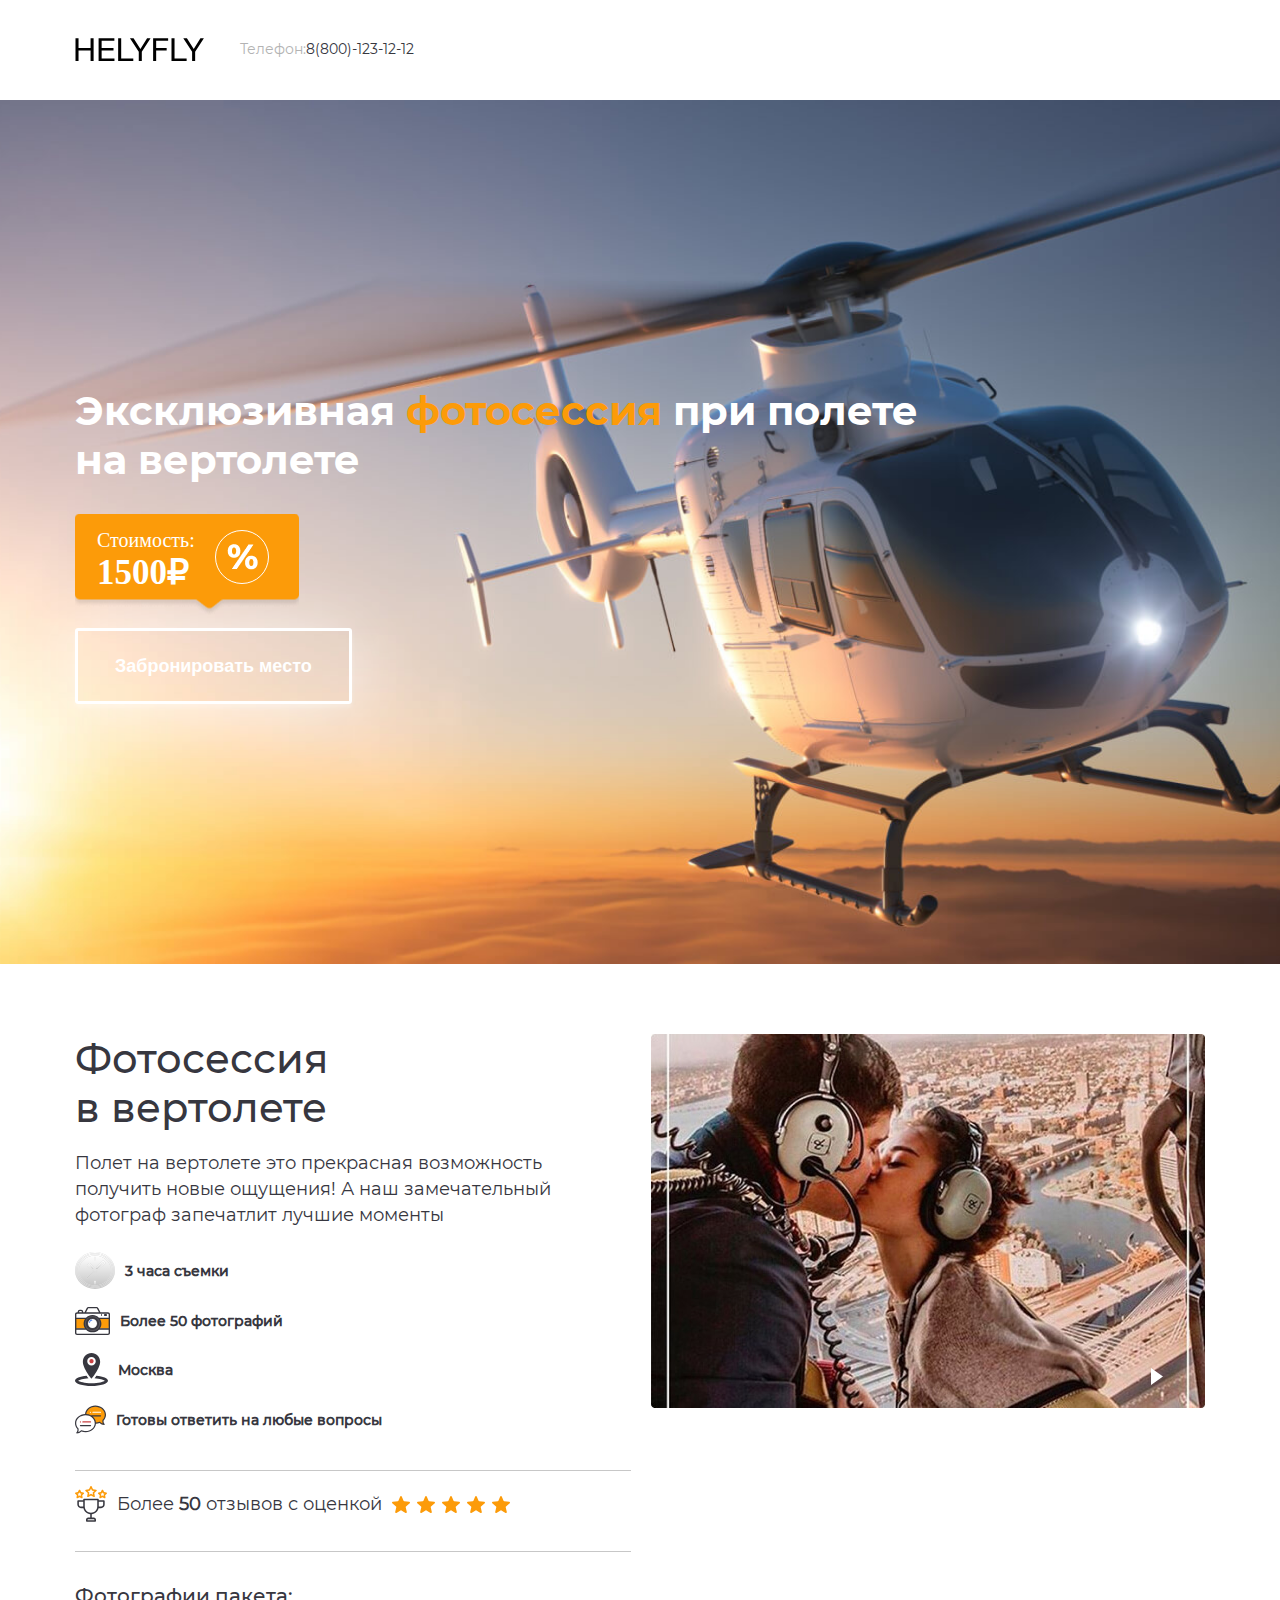
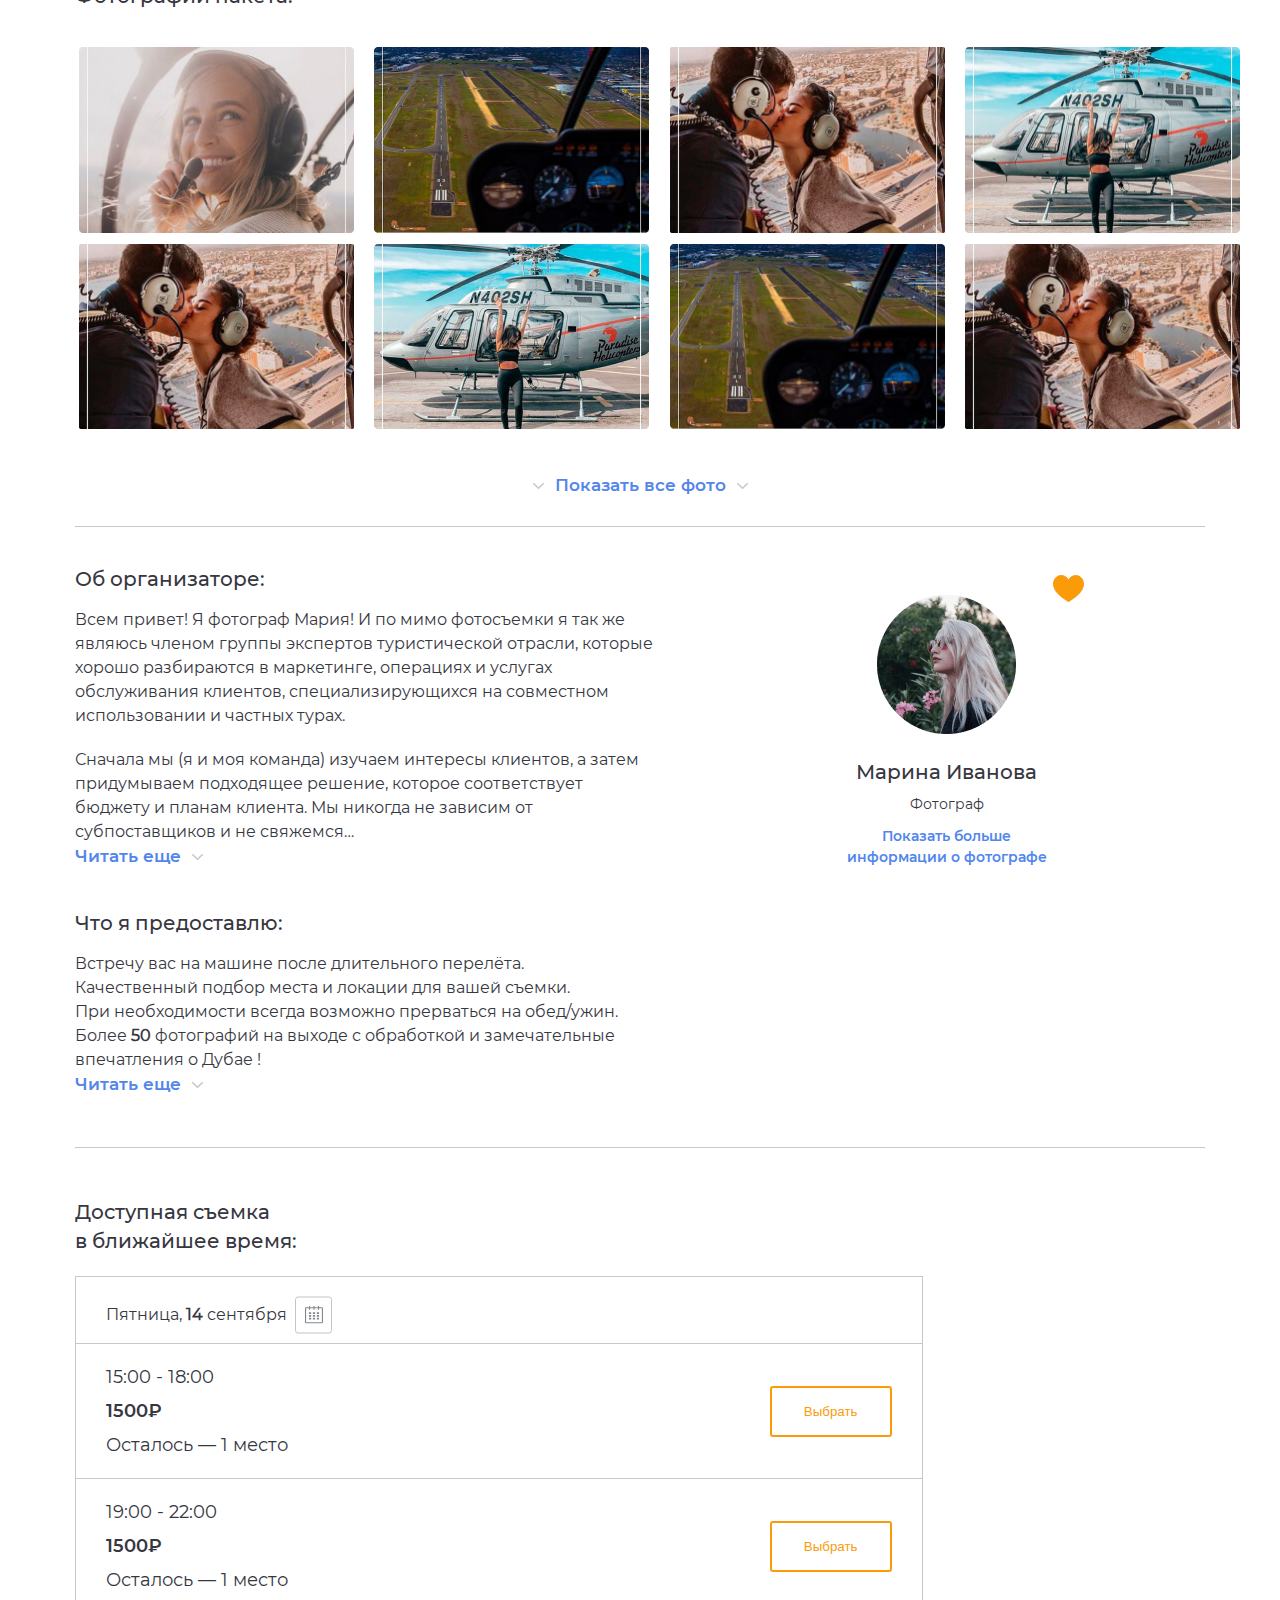
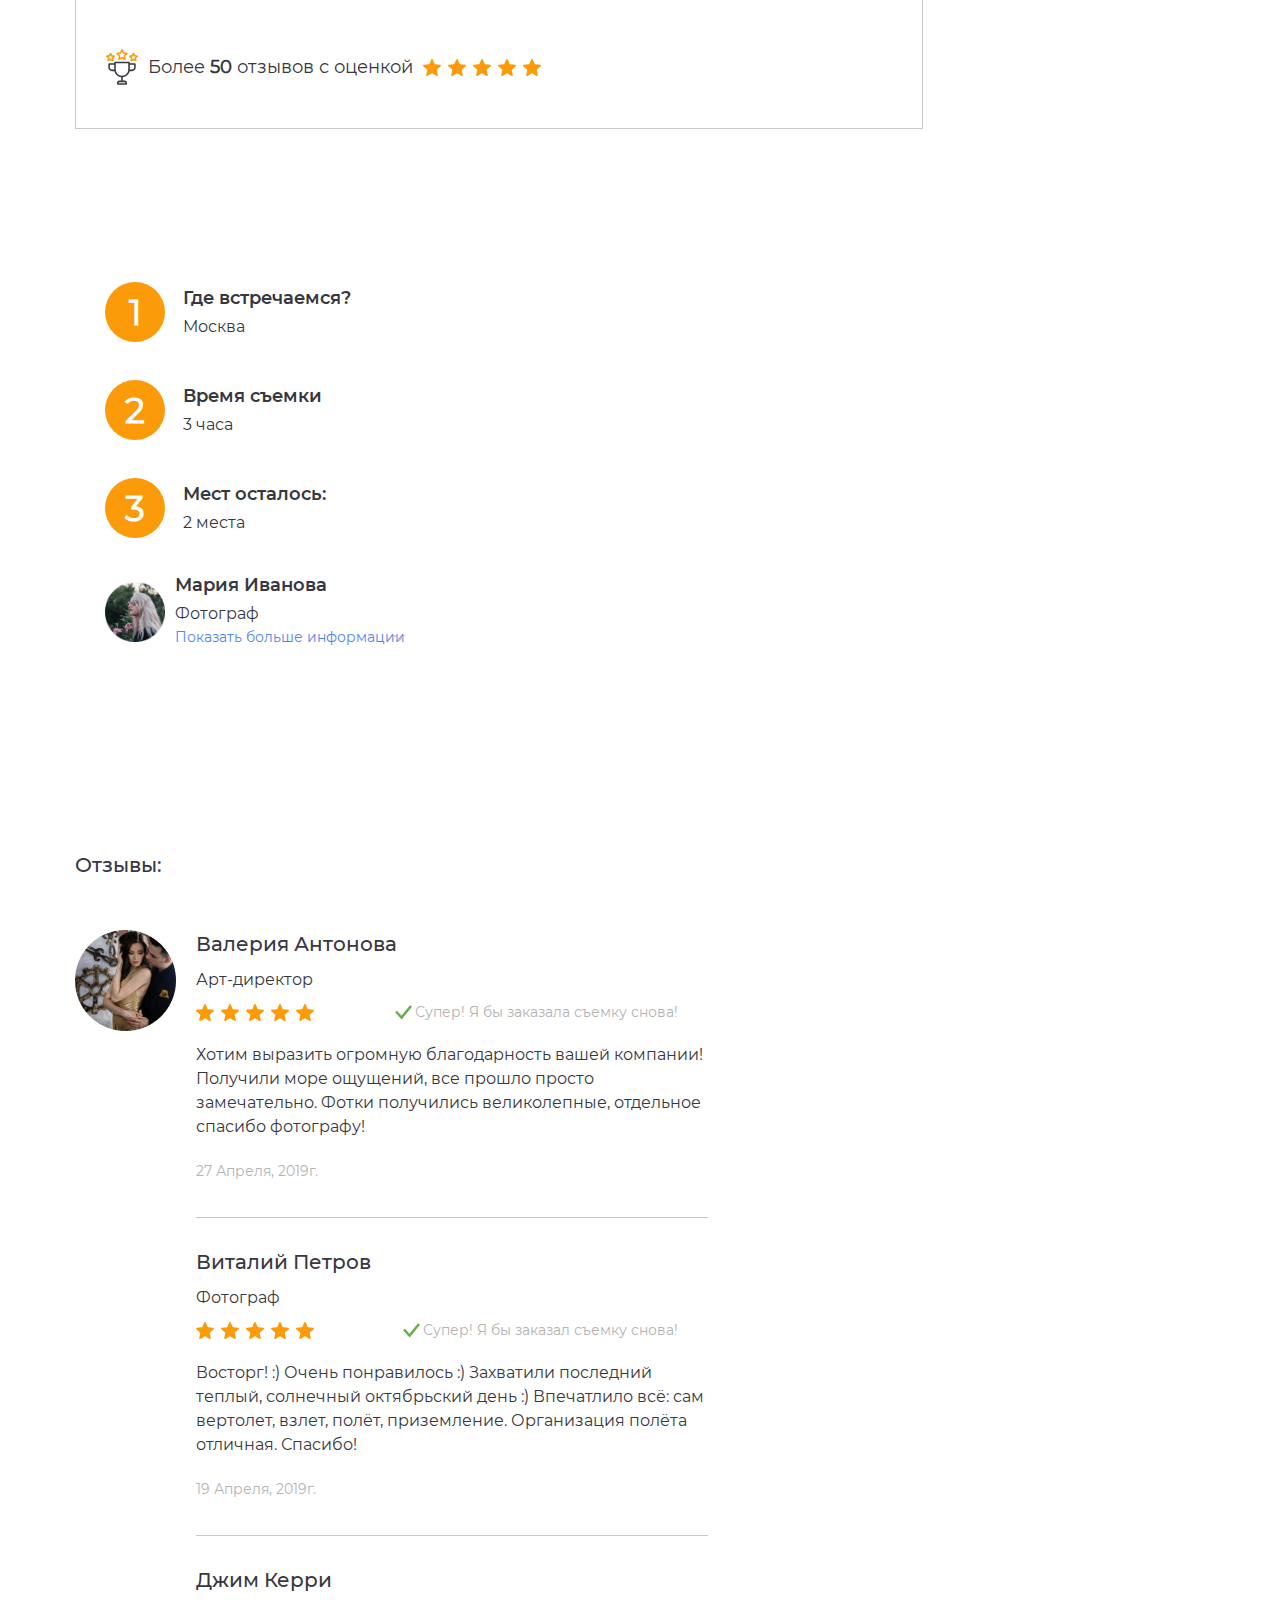
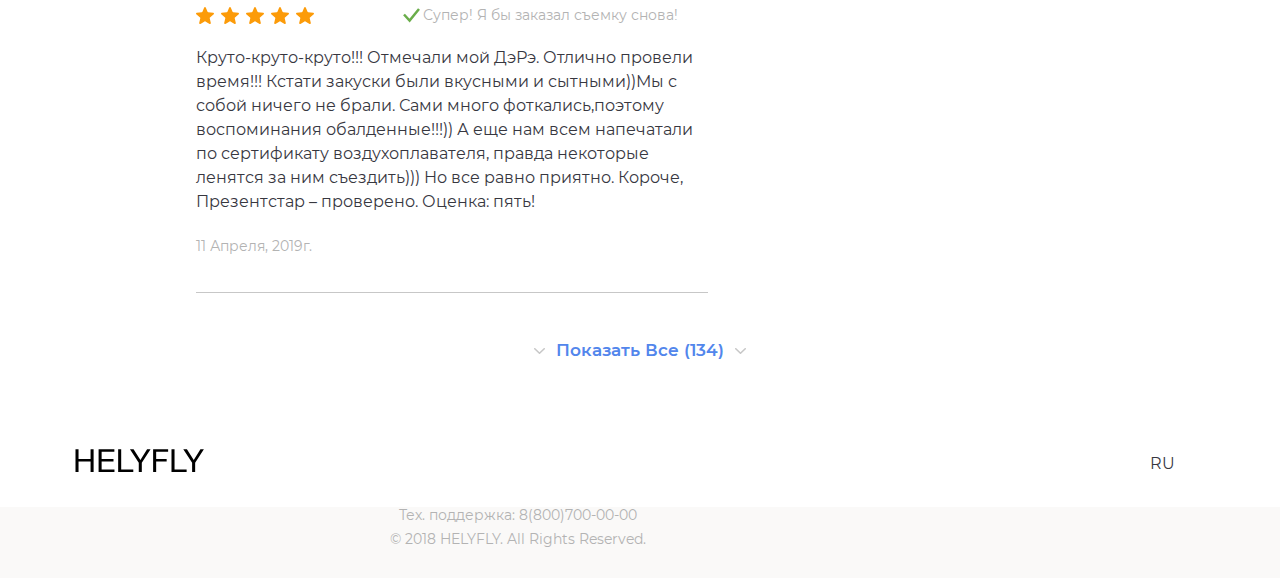
<file: index.html>
<!DOCTYPE html>
<html lang="ru-RU">
  <head>
    <meta charset="utf-8">
    <title>Helyfly</title>
    <meta name="description" content="">
    <meta http-equiv="X-UA-Compatible" content="IE=edge">
    <meta name="viewport" content="width=device-width, initial-scale=1, maximum-scale=1"><!-- Template Basic Images Start -->
    <meta property="og:image" content="path/to/image.jpg">
    <link rel="icon" href="img/favicon/favicon.ico">
    <link rel="apple-touch-icon" sizes="180x180" href="img/apple-touch-icon.png">
    <link rel="icon" type="image/png" sizes="32x32" href="img/favicon-32x32.png">
    <link rel="icon" type="image/png" sizes="16x16" href="img/favicon-16x16.png"><!-- Template Basic Images End -->
    <link rel="stylesheet" href="css/main.min.css">
  </head>
  <body> 
    <header>
      <div class="wrapper">
        <div class="header__content">
          <div class="logotype"> <img src="img/logotype.svg" alt="logo"></div>
          <div class="header__telephone"><span>Телефон:</span><a href="#">8(800)-123-12-12</a></div>
          <div class="header__city">Москва</div>
          <div class="header__login"><a href="#"><img src="img/icons/person__icon.png" alt="login"></a></div>
        </div>
      </div>
    </header>
    <section class="banner">
      <div class="wrapper">
        <div class="banner__content">
          <div class="banner__headline h1">  Эксклюзивная <span class="orange">фотосессия</span> при полете на вертолете</div>
          <div class="banner__cost">
            <div class="cost__text">Стоимость: </div>
            <div class="cost__price">1500₽</div>
          </div>
          <div class="banner__button button"> 
            <button id="openForm"> Забронировать место</button>
          </div>
        </div>
        <div class="banner__form" id="bannerForm">
          <div class="form__content">
            <div class="form__wrapper">
              <div class="form__close" id="closeForm"><img src="img/icons/close__icon.svg" alt=""></div>
              <div class="form__title">   Бронирование</div>
              <form action="" method="post" id="form">
                <label for="formDate">Дата<span class="red">*</span></label>
                <input type="date" name="date" placeholder="14.09.2018" id="formDate" pattern="[0-9]{4}-[0-9]{2}-[0-9]{2}" required>
                <label for="formMail">Email<span class="red">*</span></label>
                <input type="email" name="email" placeholder="Электронная почта" id="formMail" required>
                <label for="formName">Имя<span class="red">*</span></label>
                <input type="text" name="name" placeholder="Иван" id="formName" required>
                <label for="formLastname">Фамилия<span class="red">*</span></label>
                <input type="text" name="lastname" placeholder="Громов" id="formLastname" required>
                <label for="formTelephone">Телефон<span class="red">*</span></label>
                <input type="tel" name="telephone" placeholder="8 (987) 654-32-10" id="formTelephone" required>
                <label for="card">Данные карты<span class="red">*</span></label>
                <div class="card__details" id="card">
                  <input type="number" name="card" placeholder="Номер карты" id="cardNumber" min="16" max="16" required>
                  <input type="text" name="term" placeholder="Срок действия" id="cardDate" required>
                  <input type="number" name="CVV" placeholder="CVV" id="cardCVV" min="3" max="3" required>
                </div>
                <div class="checkbox">
                  <input type="checkbox" name="checkbox" id="checkbox">
                  <label for="checkbox" id="checkboxLabel"></label><span>Я согласен с пользовательским соглашением и публичной офертой</span>
                </div>
                <div class="submit__button">
                  <button type="submit">Забронировать</button>
                </div>
              </form>
            </div>
          </div>
        </div>
      </div>
    </section>
    <section class="session">
      <div class="wrapper">
        <div class="session__content">
          <div class="session__left">
            <div class="session__title h2">Фотосессия <br>в вертолете</div>
            <div class="session__description">Полет на вертолете это прекрасная возможность получить новые ощущения! А наш замечательный фотограф запечатлит лучшие моменты</div>
            <ul class="session__list">
              <li>
                <div class="icon"><img src="img/icons/clock__icon.svg" alt="Icon" loading="lazy"></div>
                <div class="text">3 часа съемки</div>
              </li>
              <li>
                <div class="icon"> <img src="img/icons/camera__icon.svg" alt="Icon" loading="lazy"></div>
                <div class="text">Более 50 фотографий   </div>
              </li>
              <li>
                <div class="icon"> <img src="img/icons/pin__icon.svg" alt="Icon" loading="lazy"></div>
                <div class="text">Москва</div>
              </li>
              <li>
                <div class="icon"> <img src="img/icons/bubles__icon.svg" alt="Icon" loading="lazy"></div>
                <div class="text">Готовы ответить на любые вопросы</div>
              </li>
            </ul>
            <div class="all__reviews session__reviews">
              <div class="reviews__text">Более <b>50</b> отзывов с оценкой </div>
              <ul class="reviews__stars">
                <li><img src="img/icons/star__icon.svg" alt="Star Icon"></li>
                <li><img src="img/icons/star__icon.svg" alt="Star Icon"></li>
                <li><img src="img/icons/star__icon.svg" alt="Star Icon"></li>
                <li><img src="img/icons/star__icon.svg" alt="Star Icon"></li>
                <li><img src="img/icons/star__icon.svg" alt="Star Icon"></li>
              </ul>
            </div>
          </div>
          <div class="session__right">
            <div class="session__video">
              <iframe id="iframe" title="Youtube video"></iframe>
              <div class="session__image" id="videoImage"><img class="video__media" src="img/gallery__image-1.jpg" alt="Image 1" loading="lazy"></div>
            </div>
          </div>
        </div>
      </div>
    </section>
    <section class="gallery">
      <div class="wrapper">
        <div class="gallery__content">
          <div class="gallery__title h3">Фотографии пакета:</div>
          <div class="gallery__table owl-carousel">
            <div class="gallery__image gallery__image-1"><img src="img/gallery__image-2.jpg" loading="lazy" alt="Image 1"></div>
            <div class="gallery__image gallery__image-2"><img src="img/gallery__image-3.jpg" loading="lazy" alt="Image 2"></div>
            <div class="gallery__image gallery__image-3"><img src="img/gallery__image-1.jpg" loading="lazy" alt="Image 3"></div>
            <div class="gallery__image gallery__image-4"><img src="img/gallery__image-4.jpg" loading="lazy" alt="Image 4"></div>
            <div class="gallery__image gallery__image-5"><img src="img/gallery__image-1.jpg" loading="lazy" alt="Image 5"></div>
            <div class="gallery__image gallery__image-6"><img src="img/gallery__image-4.jpg" loading="lazy" alt="Image 6"></div>
            <div class="gallery__image gallery__image-7"><img src="img/gallery__image-3.jpg" loading="lazy" alt="Image 7"></div>
            <div class="gallery__image gallery__image-8"><img src="img/gallery__image-1.jpg" loading="lazy" alt="Image 8"></div>
          </div>
          <div class="show__button show__photos">
            <button>Показать все фото</button>
          </div>
        </div>
      </div>
    </section>
    <section class="organization">
      <div class="wrapper">
        <div class="organization__content">       
          <div class="organizator__info">
            <div class="organizator__left">
              <div class="organizator__title h3">Об организаторе:</div>
              <div class="organizator__description">
                <p>Всем привет! Я фотограф Мария! И по мимо фотосъемки я так же являюсь членом группы экспертов туристической отрасли, которые хорошо разбираются в маркетинге, операциях и услугах обслуживания клиентов, специализирующихся на совместном использовании и частных турах.</p> 
                <p>Сначала мы (я и моя команда) изучаем интересы клиентов, а затем придумываем подходящее решение, которое соответствует бюджету и планам клиента. Мы никогда не зависим от субпоставщиков и не свяжемся…</p>
              </div>
              <div class="show__button show__description">
                <button>Читать еще</button>
              </div>
              <div class="program__title h3">Что я предоставлю:</div>
              <div class="organizator__program">
                <p>Встречу вас на машине после длительного перелёта.<br> Качественный подбор места и локации для вашей съемки. <br>При необходимости всегда возможно прерваться на обед/ужин. <br>Более <b>50</b> фотографий на выходе с обработкой и замечательные впечатления о Дубае !</p>
              </div>
              <div class="show__button show__program">
                <button>Читать еще</button>
              </div>
            </div>
            <div class="organizator__right">
              <div class="organizator__profile">
                <div class="organizator__image"><img src="img/avatar__image-1.png" alt="avatar" loading="lazy"></div>
                <div class="organizator__name h3">Марина Иванова</div>
                <div class="organizator__profession">Фотограф</div>
                <div class="show__button show__profile">
                  <button>Показать больше информации о фотографе</button>
                </div>
              </div>
            </div>
          </div>
        </div>
      </div>
    </section>
    <section class="nearest">
      <div class="wrapper">
        <div class="nearest__content">
          <div class="nearest__title h3">Доступная съемка <br> в ближайшее время:</div>
          <div class="nearest__timetable">
            <div class="timetable__date"><span>Пятница, <b>14</b> сентября</span></div>
            <div class="timetable__intervals">
              <div class="timetable__interval">
                <div class="timetable__left">
                  <div class="timetable__time">15:00 - 18:00</div>
                  <div class="timetable__price">1500₽</div>
                  <div class="timetable__suit">Осталось — 1 место</div>
                </div>
                <div class="timetable__right">
                  <div class="timetable__button">
                    <button>Выбрать</button>
                  </div>
                </div>
              </div>
              <div class="timetable__interval">
                <div class="timetable__left">
                  <div class="timetable__time">19:00 - 22:00</div>
                  <div class="timetable__price">1500₽</div>
                  <div class="timetable__suit">Осталось — 1 место</div>
                </div>
                <div class="timetable__right">
                  <div class="timetable__button">
                    <button>Выбрать</button>
                  </div>
                </div>
              </div>
            </div>
            <div class="timetable__reviews all__reviews">
              <div class="reviews__text">Более <b>50</b> отзывов с оценкой </div>
              <ul class="reviews__stars">
                <li><img src="img/icons/star__icon.svg" alt="Star Icon"></li>
                <li><img src="img/icons/star__icon.svg" alt="Star Icon"></li>
                <li><img src="img/icons/star__icon.svg" alt="Star Icon"></li>
                <li><img src="img/icons/star__icon.svg" alt="Star Icon"></li>
                <li><img src="img/icons/star__icon.svg" alt="Star Icon"></li>
              </ul>
            </div>
          </div>
        </div>
      </div>
    </section>
    <section class="map">
      <iframe src="https://yandex.ru/map-widget/v1/?um=constructor%3Aed8b5109c73fcae45eb25ba598f32cebabc8cc667e7b2818443b04a4a5c338a7&amp;amp;source=constructor" width="100%" height="500" frameborder="0"></iframe>
      <div class="wrapper">
        <div class="map__content">
          <div class="map__list">
            <div class="list__item">
              <div class="list__item-left">
                <div class="item__number">1</div>
              </div>
              <div class="list__item-right">
                <div class="item__title">Где встречаемся?</div>
                <div class="item__description">Москва</div>
              </div>
            </div>
            <div class="list__item">
              <div class="list__item-left">
                <div class="item__number">2</div>
              </div>
              <div class="list__item-right">
                <div class="item__title">Время съемки</div>
                <div class="item__description">3 часа</div>
              </div>
            </div>
            <div class="list__item">
              <div class="list__item-left">
                <div class="item__number">3</div>
              </div>
              <div class="list__item-right">
                <div class="item__title">Мест осталось:</div>
                <div class="item__description">2 места</div>
              </div>
            </div>
            <div class="list__item list__item-autor">
              <div class="list__item-left">
                <div class="item__image"><img src="img/avatar__image-1.png" alt="avatar" loading="lazy"></div>
              </div>
              <div class="list__item-right">
                <div class="item__title">Мария Иванова</div>
                <div class="item__description">Фотограф</div>
                <div class="show__button show__author">
                  <button>Показать больше информации</button>
                </div>
              </div>
            </div>
          </div>
        </div>
      </div>
    </section>
    <section class="reviews">
      <div class="wrapper">
        <div class="reviews__content">
          <div class="reviews__title h3">Отзывы:</div>
          <div class="reviews__list">
            <div class="review review-1">
              <div class="review__left">
                <div class="review__image"><img src="img/avatar__image-2.png" alt="avatar" loading="lazy"></div>
              </div>
              <div class="review__right">
                <div class="reviewer__name h3">Валерия Антонова</div>
                <div class="reviewer__profession">Арт-директор</div>
                <div class="review__assasment">
                  <ul class="review__stars">
                    <li><img src="img/icons/star__icon.svg" alt="Star Icon"></li>
                    <li><img src="img/icons/star__icon.svg" alt="Star Icon"></li>
                    <li><img src="img/icons/star__icon.svg" alt="Star Icon"></li>
                    <li><img src="img/icons/star__icon.svg" alt="Star Icon"></li>
                    <li><img src="img/icons/star__icon.svg" alt="Star Icon"></li>
                  </ul>
                  <div class="review__notice">Супер! Я бы заказала съемку снова!</div>
                </div>
                <div class="review__text"> Хотим выразить огромную благодарность вашей компании! Получили море ощущений, все прошло просто замечательно. Фотки получились великолепные, отдельное спасибо фотографу!</div>
                <div class="review__date"> 27 Апреля, 2019г.</div>
              </div>
            </div>
            <div class="review review-2">
              <div class="review__left">
                <div class="review__image"><img src="img/avatar__image-3.png" alt="avatar" loading="lazy"></div>
              </div>
              <div class="review__right">
                <div class="reviewer__name h3">Виталий Петров</div>
                <div class="reviewer__profession">Фотограф</div>
                <div class="review__assasment">
                  <ul class="review__stars">
                    <li><img src="img/icons/star__icon.svg" alt="Star Icon"></li>
                    <li><img src="img/icons/star__icon.svg" alt="Star Icon"></li>
                    <li><img src="img/icons/star__icon.svg" alt="Star Icon"></li>
                    <li><img src="img/icons/star__icon.svg" alt="Star Icon"></li>
                    <li><img src="img/icons/star__icon.svg" alt="Star Icon"></li>
                  </ul>
                  <div class="review__notice">Супер! Я бы заказал съемку снова!</div>
                </div>
                <div class="review__text"> Восторг! :) Очень понравилось :) Захватили последний теплый, солнечный октябрьский день :) Впечатлило всё: сам вертолет, взлет, полёт, приземление. Организация полёта отличная. Спасибо!</div>
                <div class="review__date"> 19 Апреля, 2019г.</div>
              </div>
            </div>
            <div class="review review-3">
              <div class="review__left">
                <div class="review__image"><img src="img/avatar__image-4.png" alt="avatar" loading="lazy"></div>
              </div>
              <div class="review__right">
                <div class="reviewer__name h3">Джим Керри</div>
                <div class="review__assasment">
                  <ul class="review__stars">
                    <li><img src="img/icons/star__icon.svg" alt="Star Icon"></li>
                    <li><img src="img/icons/star__icon.svg" alt="Star Icon"></li>
                    <li><img src="img/icons/star__icon.svg" alt="Star Icon"></li>
                    <li><img src="img/icons/star__icon.svg" alt="Star Icon"></li>
                    <li><img src="img/icons/star__icon.svg" alt="Star Icon"></li>
                  </ul>
                  <div class="review__notice">Супер! Я бы заказал съемку снова!</div>
                </div>
                <div class="review__text"> Круто-круто-круто!!! Отмечали мой ДэРэ. Отлично провели время!!! Кстати закуски были вкусными и сытными))Мы с собой ничего не брали. Сами много фоткались,поэтому воспоминания обалденные!!!)) А еще нам всем напечатали по сертификату воздухоплавателя, правда некоторые ленятся за ним съездить))) Но все равно приятно. Короче, Презентстар – проверено. Оценка: пять!</div>
                <div class="review__date"> 11 Апреля, 2019г.</div>
              </div>
            </div>
          </div>
          <div class="show__button show__reviews">
            <button>Показать Все (134)</button>
          </div>
        </div>
      </div>
    </section>
    <section class="footer">
      <div class="wrapper">
        <footer>
          <div class="footer__logotype"><a href="#"><img src="img/logotype.svg" alt="logotype"></a></div>
          <ul class="footer__social">
            <li><a href="#"><img src="img/icons/vk__icon.svg" alt="Icon vk" loading="lazy"></a></li>
            <li><a href="#"><img src="img/icons/facebook__icon.svg" alt="Icon fb" loading="lazy"></a></li>
            <li><a href="#"><img src="img/icons/instragram__icon.svg" alt="Icon inst" loading="lazy"></a></li>
            <li>RU</li>
          </ul>
        </footer>
      </div>
    </section>
    <section class="copyright">
      <div class="wrapper">
        <div class="copyright__content">
          <div class="copyright__icons">
            <ul>
              <li class="copyright__mastercard"><img src="img/icons/mastercard__icon.png" alt="mastercard" loading="lazy"></li>
              <li class="copyright__visa"><img src="img/icons/visa__icon.png" alt="visa" loading="lazy"></li>
              <li class="copyright__paypal"><img src="img/icons/paypal__icon.png" alt="paypal" loading="lazy"></li>
            </ul>
          </div>
          <div class="copyright__text">    
            <div class="copyright__support">Тех. поддержка: 8(800)700-00-00</div>
            <div class="copyright__description">© <span class="uppercase">2018 HELYFLY</span>. All Rights Reserved.</div>
          </div>
        </div>
      </div>
    </section>
    <script src="./js/scripts.min.js"></script>
  </body>
</html>
</file>
<file: css/main.min.css>
.owl-carousel{display:none;width:100%;-webkit-tap-highlight-color:transparent;position:relative;z-index:1}.owl-carousel .owl-stage{position:relative;-ms-touch-action:pan-Y;touch-action:manipulation;-moz-backface-visibility:hidden}.owl-carousel .owl-stage:after{content:".";display:block;clear:both;visibility:hidden;line-height:0;height:0}.owl-carousel .owl-stage-outer{position:relative;overflow:hidden;-webkit-transform:translate3d(0,0,0)}.owl-carousel .owl-item,.owl-carousel .owl-wrapper{-webkit-backface-visibility:hidden;-moz-backface-visibility:hidden;-ms-backface-visibility:hidden;-webkit-transform:translate3d(0,0,0);-moz-transform:translate3d(0,0,0);-ms-transform:translate3d(0,0,0)}.owl-carousel .owl-item{position:relative;min-height:1px;float:left;-webkit-backface-visibility:hidden;-webkit-tap-highlight-color:transparent;-webkit-touch-callout:none}.owl-carousel .owl-item img{display:block;width:100%}.owl-carousel .owl-dots.disabled,.owl-carousel .owl-nav.disabled{display:none}.owl-carousel .owl-dot,.owl-carousel .owl-nav .owl-next,.owl-carousel .owl-nav .owl-prev{cursor:pointer;-webkit-user-select:none;-khtml-user-select:none;-moz-user-select:none;-ms-user-select:none;user-select:none}.owl-carousel .owl-nav button.owl-next,.owl-carousel .owl-nav button.owl-prev,.owl-carousel button.owl-dot{background:0 0;color:inherit;border:none;padding:0!important;font:inherit}.owl-carousel.owl-loaded{display:block}.owl-carousel.owl-loading{opacity:0;display:block}.owl-carousel.owl-hidden{opacity:0}.owl-carousel.owl-refresh .owl-item{visibility:hidden}.owl-carousel.owl-drag .owl-item{-ms-touch-action:pan-y;touch-action:pan-y;-webkit-user-select:none;-moz-user-select:none;-ms-user-select:none;user-select:none}.owl-carousel.owl-grab{cursor:move;cursor:grab}.owl-carousel.owl-rtl{direction:rtl}.owl-carousel.owl-rtl .owl-item{float:right}.no-js .owl-carousel{display:block}.owl-carousel .animated{animation-duration:1s;animation-fill-mode:both}.owl-carousel .owl-animated-in{z-index:0}.owl-carousel .owl-animated-out{z-index:1}.owl-carousel .fadeOut{animation-name:fadeOut}@keyframes fadeOut{0%{opacity:1}100%{opacity:0}}.owl-height{transition:height .5s ease-in-out}.owl-carousel .owl-item .owl-lazy{opacity:0;transition:opacity .4s ease}.owl-carousel .owl-item .owl-lazy:not([src]),.owl-carousel .owl-item .owl-lazy[src^=""]{max-height:0}.owl-carousel .owl-item img.owl-lazy{transform-style:preserve-3d}.owl-carousel .owl-video-wrapper{position:relative;height:100%;background:#000}.owl-carousel .owl-video-play-icon{position:absolute;height:80px;width:80px;left:50%;top:50%;margin-left:-40px;margin-top:-40px;background:url(../../node_modules/owl.carousel/dist/assets/owl.video.play.png) no-repeat;cursor:pointer;z-index:1;-webkit-backface-visibility:hidden;transition:transform .1s ease}.owl-carousel .owl-video-play-icon:hover{-ms-transform:scale(1.3,1.3);transform:scale(1.3,1.3)}.owl-carousel .owl-video-playing .owl-video-play-icon,.owl-carousel .owl-video-playing .owl-video-tn{display:none}.owl-carousel .owl-video-tn{opacity:0;height:100%;background-position:center center;background-repeat:no-repeat;background-size:contain;transition:opacity .4s ease}.owl-carousel .owl-video-frame{position:relative;z-index:1;height:100%;width:100%}@font-face{font-family:montserrat-regular;font-style:normal;font-weight:400;font-display:swap;src:url(../fonts/Montserrat/Montserrat-Regular.woff2) format("woff2")}@font-face{font-family:montserrat-bold;font-style:normal;font-weight:700;font-display:swap;src:url(../fonts/Montserrat/Montserrat-Bold.woff2) format("woff2")}@font-face{font-family:montserrat-medium;font-style:normal;font-weight:500;font-display:swap;src:url(../fonts/Montserrat/Montserrat-Medium.woff2) format("woff2")}@font-face{font-family:montserrat-semibold;font-style:normal;font-weight:600;font-display:swap;src:url(../fonts/Montserrat/Montserrat-SemiBold.woff2) format("woff2")}*{-webkit-box-sizing:border-box;box-sizing:border-box;border:none}a{text-decoration:none;color:#fff}a:hover{text-decoration:none;color:#fff}ul{list-style:none;padding:0;margin:0}img{display:block}p{padding:0;margin:0}body{margin:0;font-size:40px;width:100%;color:#fff;background-color:#fff;position:relative;line-height:1;font-family:montserrat-regular;font-size:16px;color:#37373f}section{width:100%;margin:0 auto}.wrapper{max-width:1130px;width:100%;margin:0 auto}.h1{font-family:montserrat-bold;font-style:normal;font-weight:700;font-size:40px;line-height:49px;color:#fff;margin-bottom:30px}.h2{font-family:montserrat-medium;font-size:40px;line-height:49px}.h3{font-family:montserrat-medium;font-style:normal;font-size:20px;line-height:29px;color:#37373f}.orange{color:#fc9b09}.red{color:#dd8788}.uppercase{text-transform:uppercase}header{background-color:#fff}.header__content{display:-webkit-box;display:-webkit-flex;display:-ms-flexbox;display:flex;-webkit-box-align:center;-webkit-align-items:center;-ms-flex-align:center;align-items:center;height:100%;padding-top:38px;padding-bottom:39px}.logotype{margin-right:36px}.header__telephone{display:-webkit-box;display:-webkit-flex;display:-ms-flexbox;display:flex}.header__telephone span{font-size:14px;line-height:17px;color:#b3b3b3}.header__telephone a{font-family:montserrat-regular;font-style:normal;font-weight:400;font-size:14px;line-height:17px;color:#37373f}.header__city{color:#5286ec;font-size:14px;line-height:17px;display:none}.header__login{display:none}.banner{background-image:url(../img/Banner__background.jpg);background-repeat:no-repeat;-webkit-background-size:cover;background-size:cover;background-position:center}.banner__content{padding-top:286px;padding-bottom:260px}.banner__headline{width:76.5%}.banner__cost{background-image:url(../img/text__cloud.png);background-repeat:no-repeat;background-position:center;position:relative;width:224px;margin-bottom:12px;padding:11px 0 26px 22px;font-family:mo}.banner__cost:after{content:"";width:52px;height:52px;border:1px solid #fff;position:absolute;right:30px;top:16px;-webkit-border-radius:50%;border-radius:50%;background-image:url(../img/icons/percent__icon.png);background-repeat:no-repeat;background-position:center}.cost__text{font-size:20px;line-height:30px;color:#fff}.cost__price{font-weight:700;font-size:35px;color:#fff}.banner__button button{border:3px solid #fff;background-color:transparent;-webkit-box-shadow:0 4px 4px rgba(255,255,255,.25),0 4px 70px rgba(255,255,255,.7);box-shadow:0 4px 4px rgba(255,255,255,.25),0 4px 70px rgba(255,255,255,.7);-webkit-border-radius:3px;border-radius:3px;font-weight:900;font-size:18px;line-height:22px;color:#fff;padding:24px 37px;cursor:pointer}.banner__form{width:100%;height:100%;position:fixed;top:0;bottom:0;right:0;left:0;display:none;-webkit-box-orient:vertical;-webkit-box-direction:normal;-webkit-flex-direction:column;-ms-flex-direction:column;flex-direction:column;z-index:10}.banner__form:after{content:"";width:100%;height:100%;position:absolute;top:0;bottom:0;right:0;left:0;background-color:rgba(0,0,0,.5)}.banner__form form{display:-webkit-box;display:-webkit-flex;display:-ms-flexbox;display:flex;-webkit-box-orient:vertical;-webkit-box-direction:normal;-webkit-flex-direction:column;-ms-flex-direction:column;flex-direction:column;max-width:420px;width:100%}.banner__form form label{font-style:normal;font-family:montserrat-medium;font-size:16px;margin-bottom:10px}.banner__form form label:last-child{margin-bottom:0}.banner__form form input{border:1px solid #c7c7c7;-webkit-border-radius:3px;border-radius:3px;padding:12px 20px;margin-bottom:10px;font-style:normal;font-weight:400;font-size:16px;cursor:pointer}.banner__form form input:invalid{-webkit-box-shadow:none;box-shadow:none}.banner__form form input:-moz-submit-invalid{box-shadow:none}.banner__form form input:last-child{margin-bottom:0}.banner__form form button{width:92%;padding:26px 0;margin-top:23px;font-weight:600;font-size:16px;color:#fff;cursor:pointer;background-color:#fc9b09;-webkit-border-radius:3px;border-radius:3px}.banner__form form .checkbox{display:-webkit-box;display:-webkit-flex;display:-ms-flexbox;display:flex;margin-top:34px;position:relative}.banner__form form .checkbox span{line-height:20px;font-size:16px;width:90%}.banner__form form .checkbox input{display:none}#checkboxLabel{width:16px;height:16px;margin-right:10px;background-color:#fc9b09;position:relative;display:-webkit-box;display:-webkit-flex;display:-ms-flexbox;display:flex;-webkit-box-pack:center;-webkit-justify-content:center;-ms-flex-pack:center;justify-content:center;-webkit-box-align:center;-webkit-align-items:center;-ms-flex-align:center;align-items:center;-webkit-border-radius:2px;border-radius:2px}#checkbox:checked+label:after{content:"";width:10px;height:7px;background-image:url(../img/icons/check__icon-little.svg);background-repeat:no-repeat;background-position:center;position:absolute;left:50%;-webkit-transform:translateX(-50%);-ms-transform:translateX(-50%);transform:translateX(-50%)}#cardCVV,#cardNumber{-moz-appearance:textfield}#cardCVV::-webkit-inner-spin-button,#cardNumber::-webkit-inner-spin-button{display:none}.submit__button{display:-webkit-box;display:-webkit-flex;display:-ms-flexbox;display:flex;-webkit-box-pack:center;-webkit-justify-content:center;-ms-flex-pack:center;justify-content:center}.form__wrapper{background-color:#fff;-webkit-border-radius:6px;border-radius:6px;z-index:10;padding:62px 98px;position:relative}.form__content{display:-webkit-box;display:-webkit-flex;display:-ms-flexbox;display:flex;-webkit-box-orient:vertical;-webkit-box-direction:normal;-webkit-flex-direction:column;-ms-flex-direction:column;flex-direction:column;-webkit-box-align:center;-webkit-align-items:center;-ms-flex-align:center;align-items:center;-webkit-box-pack:center;-webkit-justify-content:center;-ms-flex-pack:center;justify-content:center;height:100%;width:100%}.form__title{width:100%;text-align:center;font-weight:600;font-size:22px;margin-bottom:30px}.form__close{position:absolute;right:23px;top:23px;cursor:pointer}.card__details{display:-webkit-box;display:-webkit-flex;display:-ms-flexbox;display:flex;-webkit-flex-wrap:wrap;-ms-flex-wrap:wrap;flex-wrap:wrap}.card__details input{width:50%;-webkit-flex-wrap:wrap;-ms-flex-wrap:wrap;flex-wrap:wrap;margin-bottom:0}.card__details input:first-child{width:100%}#formDate{position:relative}#formDate::-webkit-calendar-picker-indicator{color:transparent;opacity:1;background-image:url(../img/icons/calendar__icon-orange.svg);background-position:center;background-repeat:no-repeat;padding:10px;-webkit-border-radius:3px;border-radius:3px;border:1px solid #c4c4c4;display:block;z-index:2;cursor:pointer}#formDate:after{content:"";position:absolute;width:31px;height:31px;top:12px;right:20px;z-index:1;color:transparent;opacity:1;background-image:url(../img/icons/calendar__icon-orange.svg);background-position:center;background-repeat:no-repeat;-webkit-border-radius:3px;border-radius:3px;border:1px solid #c4c4c4;display:none}#formDate::-webkit-inner-spin-button{display:none}#cardNumber{margin-bottom:0;border-bottom:0}#cardDate{margin-bottom:0;border-right:0}.session{margin-bottom:30px}.session__content{display:-webkit-box;display:-webkit-flex;display:-ms-flexbox;display:flex;padding-top:70px}.session__title{margin-bottom:18px}.session__description{font-size:18px;line-height:26px;max-width:90%;margin-bottom:24px}.session__image{position:absolute;top:0;left:0;cursor:pointer}.session__image:after{content:"";width:16px;height:23px;background-image:url(../img/icons/play__icon.svg);background-repeat:no-repeat;background-position:center;position:absolute;bottom:20px;right:40px}.session__video{position:relative}.session__video iframe{width:554px;height:374px}.session__left{margin-right:20px;padding-bottom:34px;border-bottom:1px solid #c7c7c7}.session__list li{display:-webkit-box;display:-webkit-flex;display:-ms-flexbox;display:flex;-webkit-box-align:center;-webkit-align-items:center;-ms-flex-align:center;align-items:center;margin-bottom:18px;font-family:montserrat-medium}.session__list li:last-child{margin-bottom:0;padding-bottom:35px;border-bottom:1px solid #c7c7c7}.session__list .text{margin-left:10px;font-size:14px;line-height:20px;font-weight:700}.all__reviews.session__reviews{margin:0;padding:0;padding-top:20px;padding-left:42px}.owl-item{width:275px!important}.gallery__title{margin-bottom:36px}.gallery__table{display:grid;grid-row-gap:11px;grid-column-gap:13px;grid-template-columns:25% 25% 25% 25%;margin-bottom:44px}.gallery__image{display:-webkit-box;display:-webkit-flex;display:-ms-flexbox;display:flex;-webkit-box-pack:center;-webkit-justify-content:center;-ms-flex-pack:center;justify-content:center}.gallery__image img{max-width:275px;height:auto}.show__button button{padding:0 22px;color:#5286ec;font-family:montserrat-semibold;font-size:17px;cursor:pointer;line-height:25px;background-color:transparent;position:relative}.show__button button:after{content:"";width:11px;height:6px;background-image:url(../img/icons/arrow__icon.svg);background-position:center;background-repeat:no-repeat;position:absolute;right:0;top:50%;-webkit-transform:translateY(-50%);-ms-transform:translateY(-50%);transform:translateY(-50%)}.show__photos{padding-bottom:28px;display:-webkit-box;display:-webkit-flex;display:-ms-flexbox;display:flex;-webkit-box-pack:center;-webkit-justify-content:center;-ms-flex-pack:center;justify-content:center;border-bottom:1px solid #c7c7c7}.show__photos button:before{content:"";width:11px;height:6px;background-image:url(../img/icons/arrow__icon.svg);background-position:center;background-repeat:no-repeat;position:absolute;left:0;top:50%;-webkit-transform:translateY(-50%);-ms-transform:translateY(-50%);transform:translateY(-50%)}.organization__content{padding-top:38px;padding-bottom:50px;border-bottom:1px solid #c7c7c7}.organizator__info{display:-webkit-box;display:-webkit-flex;display:-ms-flexbox;display:flex}.organizator__left{max-width:51.6%}.organizator__title{margin-bottom:14px}.organizator__description,.organizator__program{font-size:16px;line-height:24px}.organizator__description p,.organizator__program p{margin-bottom:20px}.organizator__description p:last-child,.organizator__program p:last-child{margin-bottom:0}.show__description button{padding-left:0}.program__title{margin-top:40px;margin-bottom:14px}.show__program button{padding-left:0}.organizator__right{margin-left:30px;width:100%;display:-webkit-box;display:-webkit-flex;display:-ms-flexbox;display:flex;-webkit-box-pack:center;-webkit-justify-content:center;-ms-flex-pack:center;justify-content:center}.organizator__profile{padding-top:30px;max-width:200px;width:100%;display:-webkit-box;display:-webkit-flex;display:-ms-flexbox;display:flex;-webkit-box-orient:vertical;-webkit-box-direction:normal;-webkit-flex-direction:column;-ms-flex-direction:column;flex-direction:column;-webkit-box-align:center;-webkit-align-items:center;-ms-flex-align:center;align-items:center;position:relative}.organizator__profile:after{content:"";width:31px;height:27px;background-image:url(../img/icons/heart__icon.svg);background-repeat:no-repeat;background-position:center;position:absolute;top:10px;right:-37px}.organizator__image{margin-bottom:24px}.organizator__name{margin-bottom:7px}.organizator__profession{margin-bottom:11px;font-size:14px;line-height:21px}.show__profile button{font-size:14px;line-height:21px}.show__profile button{padding:0}.show__profile button:after{display:none}.nearest__content{display:-webkit-box;display:-webkit-flex;display:-ms-flexbox;display:flex;-webkit-box-orient:vertical;-webkit-box-direction:normal;-webkit-flex-direction:column;-ms-flex-direction:column;flex-direction:column;padding-top:50px;padding-bottom:82px}.nearest__timetable{border:1px solid #c7c7c7;max-width:75%}.nearest__title{margin-bottom:20px}.timetable__date{padding:30px 30px 20px 30px;border-bottom:1px solid #c7c7c7}.timetable__date span{position:relative;padding-right:45px}.timetable__date span:after{content:"";width:35px;height:35px;position:absolute;right:0;top:50%;-webkit-transform:translateY(-50%);-ms-transform:translateY(-50%);transform:translateY(-50%);background-image:url(../img/icons/calendar__icon.svg);background-repeat:no-repeat;background-position:center;border:1px solid #c4c4c4;-webkit-border-radius:3px;border-radius:3px}.timetable__interval{padding:20px 30px;display:-webkit-box;display:-webkit-flex;display:-ms-flexbox;display:flex;-webkit-box-pack:justify;-webkit-justify-content:space-between;-ms-flex-pack:justify;justify-content:space-between;-webkit-box-align:center;-webkit-align-items:center;-ms-flex-align:center;align-items:center;border-bottom:1px solid #c7c7c7}.timetable__interval:last-child{border-bottom:1px solid transparent}.timetable__time{font-size:18px;line-height:26px;margin-bottom:10px}.timetable__price{font-size:18px;line-height:22px;margin-bottom:10px;font-family:montserrat-semibold}.timetable__suit{font-size:18px;line-height:26px}.timetable__button button{cursor:pointer;border:2px solid #fc9b09;color:#fc9b09;padding:16px 32px;-webkit-box-sizing:border-box;box-sizing:border-box;-webkit-border-radius:3px;border-radius:3px;background-color:#fff}.all__reviews{margin-top:40px;display:-webkit-box;display:-webkit-flex;display:-ms-flexbox;display:flex;-webkit-box-align:center;-webkit-align-items:center;-ms-flex-align:center;align-items:center;padding-left:72px;padding-bottom:48px}.reviews__text{font-size:18px;line-height:26px;position:relative}.reviews__text:after{content:"";background-image:url(../img/icons/cup__icon.svg);background-repeat:no-repeat;background-position:center;width:32px;height:36px;position:absolute;left:-42px;top:50%;-webkit-transform:translateY(-50%);-ms-transform:translateY(-50%);transform:translateY(-50%)}.reviews__stars{display:-webkit-box;display:-webkit-flex;display:-ms-flexbox;display:flex;margin-left:10px}.reviews__stars li{margin-right:7px}.reviews__stars li:last-child{margin-right:0}.map{position:relative;height:510px}.map .wrapper{position:relative}.map iframe{position:absolute}.map__content{padding:51px 80px 52px 30px;position:absolute;left:0;top:20px;background-color:#fff}.map__list{display:-webkit-box;display:-webkit-flex;display:-ms-flexbox;display:flex;-webkit-box-orient:vertical;-webkit-box-direction:normal;-webkit-flex-direction:column;-ms-flex-direction:column;flex-direction:column}.map__list .list__item-right{height:100%;display:-webkit-box;display:-webkit-flex;display:-ms-flexbox;display:flex;-webkit-box-orient:vertical;-webkit-box-direction:normal;-webkit-flex-direction:column;-ms-flex-direction:column;flex-direction:column}.map__list .list__item{display:-webkit-box;display:-webkit-flex;display:-ms-flexbox;display:flex;-webkit-box-align:center;-webkit-align-items:center;-ms-flex-align:center;align-items:center;margin-bottom:38px}.map__list .list__item:last-child{margin-bottom:0}.map__list .item__number{width:60px;height:60px;margin-right:18px;-webkit-border-radius:50%;border-radius:50%;background-color:#fc9b09;font-weight:700;font-size:35px;line-height:51px;text-align:center;color:#fff;display:-webkit-box;display:-webkit-flex;display:-ms-flexbox;display:flex;-webkit-box-pack:center;-webkit-justify-content:center;-ms-flex-pack:center;justify-content:center;-webkit-box-align:center;-webkit-align-items:center;-ms-flex-align:center;align-items:center}.map__list .item__image img{width:60px;height:60px;margin-right:10px}.map__list .item__title{margin-bottom:12px;font-size:18px;font-family:montserrat-semibold}.list__item-autor .item__description{margin-bottom:5px}.show__author button{padding:0;font-size:14px;line-height:21px;font-family:montserrat-regular}.reviews__content{display:-webkit-box;display:-webkit-flex;display:-ms-flexbox;display:flex;-webkit-box-orient:vertical;-webkit-box-direction:normal;-webkit-flex-direction:column;-ms-flex-direction:column;flex-direction:column;-webkit-box-pack:start;-webkit-justify-content:flex-start;-ms-flex-pack:start;justify-content:flex-start;padding-top:130px;padding-bottom:46px}.reviews__list{display:-webkit-box;display:-webkit-flex;display:-ms-flexbox;display:flex;-webkit-box-orient:vertical;-webkit-box-direction:normal;-webkit-flex-direction:column;-ms-flex-direction:column;flex-direction:column}.review{display:-webkit-box;display:-webkit-flex;display:-ms-flexbox;display:flex;width:56%;margin-bottom:30px}.review:last-child{margin-bottom:45px}.reviews__title{margin-bottom:50px}.review__right{width:100%;border-bottom:1px solid #c7c7c7;margin-left:20px;padding-bottom:35px}.review__image img{width:101px;height:101px}.reviewer__name{margin-bottom:10px}.reviewer__profession{line-height:21px;margin-bottom:12px}.review__assasment{margin-bottom:20px;display:-webkit-box;display:-webkit-flex;display:-ms-flexbox;display:flex;-webkit-box-pack:justify;-webkit-justify-content:space-between;-ms-flex-pack:justify;justify-content:space-between;-webkit-box-align:center;-webkit-align-items:center;-ms-flex-align:center;align-items:center}.review__notice{padding-right:30px;padding-left:20px;font-size:14px;line-height:21px;color:#b3b3b3;position:relative}.review__notice:after{content:"";height:16px;width:18px;position:absolute;background-image:url(../img/icons/check__icon.svg);background-repeat:no-repeat;background-position:center;left:0;top:50%;-webkit-transform:translateY(-50%);-ms-transform:translateY(-50%);transform:translateY(-50%)}.review__stars{display:-webkit-box;display:-webkit-flex;display:-ms-flexbox;display:flex}.review__stars li{margin-right:7px}.review__stars li:last-child{margin-right:0}.review__text{font-size:16px;line-height:24px;margin-bottom:22px}.review__date{font-size:14px;line-height:21px;color:#b3b3b3}.show__reviews{display:-webkit-box;display:-webkit-flex;display:-ms-flexbox;display:flex;-webkit-box-pack:center;-webkit-justify-content:center;-ms-flex-pack:center;justify-content:center}.show__reviews button:before{content:"";width:11px;height:6px;background-image:url(../img/icons/arrow__icon.svg);background-position:center;background-repeat:no-repeat;position:absolute;left:0;top:50%;-webkit-transform:translateY(-50%);-ms-transform:translateY(-50%);transform:translateY(-50%)}footer{display:-webkit-box;display:-webkit-flex;display:-ms-flexbox;display:flex;-webkit-box-pack:justify;-webkit-justify-content:space-between;-ms-flex-pack:justify;justify-content:space-between;-webkit-box-align:end;-webkit-align-items:flex-end;-ms-flex-align:end;align-items:flex-end;padding-top:40px;padding-bottom:35px}.footer__social{padding:0;margin:0;display:-webkit-box;display:-webkit-flex;display:-ms-flexbox;display:flex;-webkit-box-align:center;-webkit-align-items:center;-ms-flex-align:center;align-items:center}.footer__social li{margin-right:30px}.copyright{background-color:#faf9f8}.copyright__content{padding-bottom:30px;display:-webkit-box;display:-webkit-flex;display:-ms-flexbox;display:flex;-webkit-box-align:center;-webkit-align-items:center;-ms-flex-align:center;align-items:center}.copyright__icons{margin-right:275px}.copyright__icons ul{display:-webkit-box;display:-webkit-flex;display:-ms-flexbox;display:flex;padding:0}.copyright__icons ul li{margin-right:20px}.copyright__icons ul li:last-child{margin-right:0}.copyright__paypal{display:none}.copyright__text{color:#b3b3b3;font-size:14px;line-height:17px;text-align:center}.copyright__support{margin-bottom:7px}@media screen and (max-width:1200px){.header__content{padding-right:50px;padding-left:50px}.banner{background-position:70% 50%}.banner__content{padding-left:50px;padding-right:50px}.session__content{-webkit-flex-wrap:wrap-reverse;-ms-flex-wrap:wrap-reverse;flex-wrap:wrap-reverse;padding-left:50px;padding-right:50px}.session__right{display:-webkit-box;display:-webkit-flex;display:-ms-flexbox;display:flex;-webkit-box-pack:center;-webkit-justify-content:center;-ms-flex-pack:center;justify-content:center;width:100%;margin-bottom:30px}.session__title br{display:none}.session__left{margin-right:0}.copyright__content{padding-left:50px;padding-right:50px}.footer{padding:25px 50px}.gallery__content{padding-right:50px;padding-left:50px}.show__photos{display:none}.gallery__image{margin-right:10px}.reviews__content{padding:70px 50px}.review{width:80%}.nearest__content{padding-left:50px;padding-right:50px}.organization__content{padding-left:50px;padding-right:50px}.map__content{left:50px}}@media screen and (max-width:850px){.banner__headline{font-size:32px;line-height:39px}.banner__content{padding-top:220px;padding-bottom:200px}.session__image{max-width:100%;display:-webkit-box;display:-webkit-flex;display:-ms-flexbox;display:flex;-webkit-box-pack:center;-webkit-justify-content:center;-ms-flex-pack:center;justify-content:center}.session__image img{width:100%}.copyright__icons{margin-right:100px}.copyright__content{-webkit-box-pack:justify;-webkit-justify-content:space-between;-ms-flex-pack:justify;justify-content:space-between}.review{width:100%;position:relative}.review__left{position:absolute;top:-8px;left:21px}.reviewer__name{font-size:16px;line-height:19px;padding-left:104px}.review__assasment{-webkit-flex-wrap:wrap;-ms-flex-wrap:wrap;flex-wrap:wrap}.review__notice{width:100%}.review__image img{height:84px;width:84px}.review__stars{margin-bottom:35px;padding-left:104px}.reviewer__profession{padding-left:104px}.review__text{font-size:14px;line-height:21px}.map{height:423px;margin-bottom:680px}.map iframe{height:423px}.map__content{width:100%;padding:0;margin-bottom:20px;padding-left:50px;padding-right:50px;top:443px;left:50%;-webkit-transform:translateX(-50%);-ms-transform:translateX(-50%);transform:translateX(-50%)}.map__list .item__title{font-size:16px;margin-bottom:10px;line-height:23px;font-family:montserrat-medium}.item__description{font-size:14px;line-height:20px}.map__list .list__item{-webkit-box-orient:vertical;-webkit-box-direction:normal;-webkit-flex-direction:column;-ms-flex-direction:column;flex-direction:column;-webkit-box-align:center;-webkit-align-items:center;-ms-flex-align:center;align-items:center}.map__list .item__number{margin-right:0;margin-bottom:20px}.item__image{margin-bottom:20px}.list__item-right{-webkit-box-align:center;-webkit-align-items:center;-ms-flex-align:center;align-items:center}.nearest__timetable{max-width:100%}.organizator__info{-webkit-flex-wrap:wrap-reverse;-ms-flex-wrap:wrap-reverse;flex-wrap:wrap-reverse}.organizator__left{max-width:100%}.show__profile{margin-bottom:25px}.organizator__right{margin-left:0}}@media screen and (max-width:568px){.h2{font-family:montserrat-regular;font-size:28px;line-height:34px}.banner{background-position:55% 50%;-webkit-background-size:cover;background-size:cover}.banner__headline{width:100%}.banner__content{padding:15px;padding-top:140px;padding-bottom:154px}.banner__cost{width:200px}.cost__price{font-size:30px;line-height:45px}.cost__text{font-size:18px;line-height:27px}.banner__cost:after{right:15px}#openForm{padding:26px 33px;font-size:16px}.header__telephone{display:none}.header__city{display:block;margin-right:85px}.header__login{display:block}.logotype{margin-right:45px}.logotype img{max-width:84px}.header__content{padding:22px 15px;-webkit-box-pack:justify;-webkit-justify-content:space-between;-ms-flex-pack:justify;justify-content:space-between}.banner__form{padding:100px 15px}.form__wrapper{padding:50px 10px 36px 10px}.form__title{margin-bottom:24px}.banner__form form button{font-weight:400}.session{margin-bottom:20px}.session__content{padding:120px 15px 0 15px;position:relative}.session__title{position:absolute;top:40px;left:50%;-webkit-transform:translateX(-50%);-ms-transform:translateX(-50%);transform:translateX(-50%)}.session__title br{display:block}.session__description{max-width:100%;margin-bottom:25px;font-size:14px;line-height:21px}.session__left{padding-bottom:15px}.session__video iframe{width:290px;height:197px}.timetable__reviews{padding-right:30px}.all__reviews.session__reviews,.all__reviews.timetable__reviews{padding-top:15px;display:-webkit-box;display:-webkit-flex;display:-ms-flexbox;display:flex;-webkit-box-orient:vertical;-webkit-box-direction:normal;-webkit-flex-direction:column;-ms-flex-direction:column;flex-direction:column;-webkit-box-align:start;-webkit-align-items:flex-start;-ms-flex-align:start;align-items:flex-start}.reviews__stars{margin-left:0}.reviews__text{font-size:14px}.reviews__text:after{top:86%}.session__list li:last-child{padding-bottom:30px}.session__list li{margin-bottom:16px}.session__image img{width:100%}.footer__logotype img{width:84px}.footer{-webkit-box-align:center;-webkit-align-items:center;-ms-flex-align:center;align-items:center;padding:24px 15px}.footer__social li:last-child{display:none}.footer__social li:nth-child(3){margin-right:0}.copyright__content{padding:20px 15px;-webkit-flex-wrap:wrap;-ms-flex-wrap:wrap;flex-wrap:wrap;-webkit-box-pack:center;-webkit-justify-content:center;-ms-flex-pack:center;justify-content:center}.copyright__icons{margin-bottom:24px;margin-right:0;width:100%}.copyright__icons ul li img{width:34px}.copyright__paypal{display:block}.copyright__text{width:100%}.gallery__content{padding-right:15px;padding-left:15px}.reviews__content{padding:40px 15px}.reviews__title{font-size:28px;line-height:42px;text-align:center}.review:nth-child(3){display:none}.nearest__content{padding:0 15px 45px 15px}.nearest__title{margin-bottom:38px;text-align:center;font-family:montserrat-regular;font-size:27px;line-height:34px}.timetable__date{font-size:18px;display:-webkit-box;display:-webkit-flex;display:-ms-flexbox;display:flex;-webkit-box-pack:center;-webkit-justify-content:center;-ms-flex-pack:center;justify-content:center;padding:20px 44px}.timetable__date span{width:100%;padding-right:0;text-align:center}.timetable__date span:after{display:none}.timetable__interval{display:-webkit-box;display:-webkit-flex;display:-ms-flexbox;display:flex;-webkit-flex-wrap:wrap;-ms-flex-wrap:wrap;flex-wrap:wrap;padding:30px 20px}.timetable__interval:last-child{border-bottom:1px solid #c7c7c7}.timetable__left{width:100%;margin-bottom:20px}.timetable__reviews.all__reviews{margin-top:0;padding:20px 30px;padding-left:62px}.organization__content{padding:0 15px 40px 15px;border-bottom:0}.organizator__name{font-size:18px;line-height:22px;margin-bottom:7px}.show__profile button{font-family:montserrat-regular}.organizator__profession{margin-bottom:7px}.organizator__title{font-size:18px;line-height:26px}.show__description button,.show__program button{font-family:montserrat-regular;font-size:16px;line-height:23px}}
</file>
